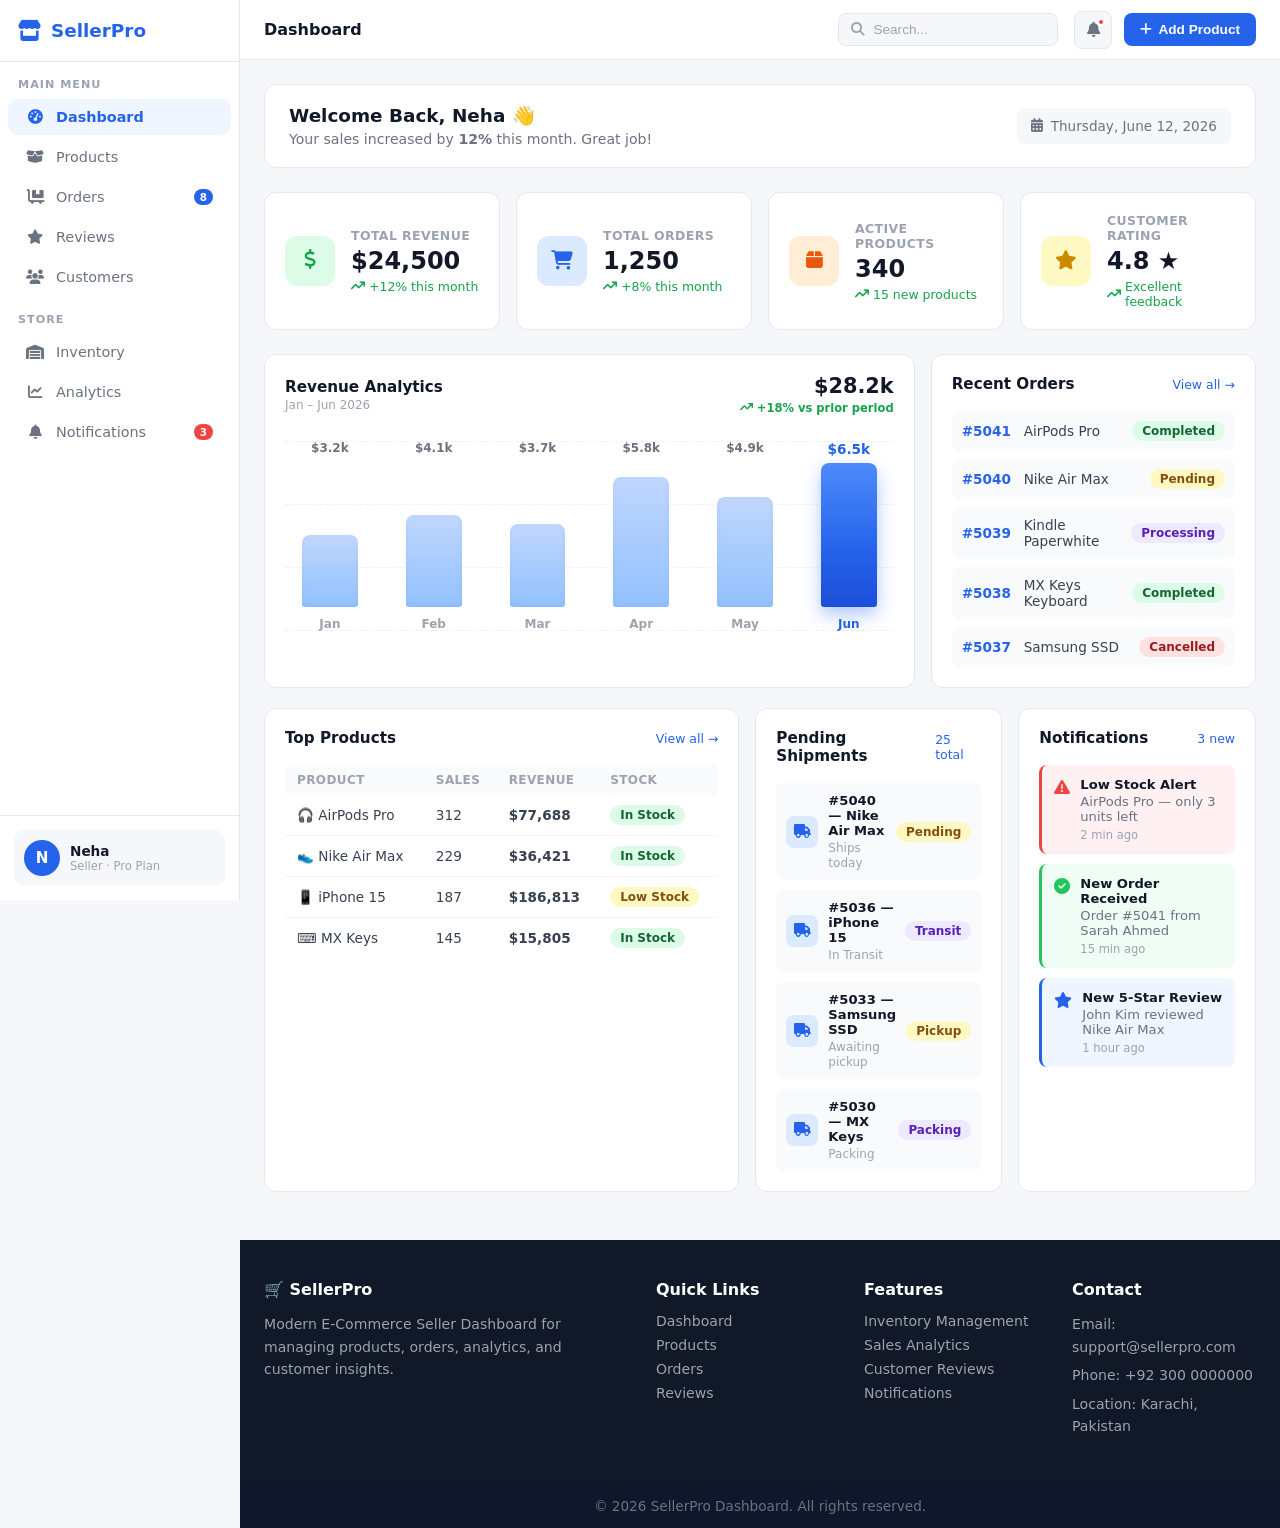
<file: index.html>
<!DOCTYPE html>
<html lang="en">
<head>
    <meta charset="UTF-8">
    <meta name="viewport" content="width=device-width, initial-scale=1.0">
    <title>SellerPro - Dashboard</title>
    <link rel="stylesheet" href="style.css">
    <link rel="stylesheet" href="https://cdnjs.cloudflare.com/ajax/libs/font-awesome/6.5.1/css/all.min.css">
</head>
<body>

    <aside class="sidebar" id="sidebar">
        <div class="sidebar-logo">
            <i class="fa-solid fa-store"></i>
            <span>SellerPro</span>
        </div>

        <div class="sidebar-section">Main Menu</div>

        <a href="index.html" class="nav-item active">
            <i class="fa-solid fa-gauge-high"></i>
            Dashboard
        </a>
        <a href="Product.html" class="nav-item">
            <i class="fa-solid fa-box-open"></i>
            Products
        </a>
        <a href="Order.html" class="nav-item">
            <i class="fa-solid fa-cart-flatbed"></i>
            Orders
            <span class="nav-badge">8</span>
        </a>
        <a href="Review.html" class="nav-item">
            <i class="fa-solid fa-star"></i>
            Reviews
        </a>
        <a href="Customer.html" class="nav-item">
            <i class="fa-solid fa-users"></i>
            Customers
        </a>

        <div class="sidebar-section">Store</div>

        <a href="#" class="nav-item">
            <i class="fa-solid fa-warehouse"></i>
            Inventory
        </a>
        <a href="#" class="nav-item">
            <i class="fa-solid fa-chart-line"></i>
            Analytics
        </a>
        <a href="#" class="nav-item">
            <i class="fa-solid fa-bell"></i>
            Notifications
            <span class="nav-badge red">3</span>
        </a>

        <div class="sidebar-bottom">
            <div class="user-card">
                <div class="user-avatar">N</div>
                <div>
                    <div class="user-name">Neha </div>
                    <div class="user-role">Seller · Pro Plan</div>
                </div>
            </div>
        </div>
    </aside>

    <div class="main-wrapper">

        <header class="topbar">
            <button class="hamburger" id="hamburger">
                <i class="fa-solid fa-bars"></i>
            </button>
            <div class="topbar-title">Dashboard</div>
            <div class="topbar-search">
                <i class="fa-solid fa-magnifying-glass"></i>
                <input type="text" placeholder="Search...">
            </div>
            <div class="topbar-right">
                <div class="notif-btn" id="notifBtn">
                    <i class="fa-solid fa-bell"></i>
                    <span class="notif-dot"></span>
                    <div class="notif-dropdown">
                        <p><i class="fa-solid fa-circle-dot" style="color:#ef4444"></i> New Order Received</p>
                        <p><i class="fa-solid fa-circle-dot" style="color:#f97316"></i> Low Stock Alert</p>
                        <p><i class="fa-solid fa-circle-dot" style="color:#2563eb"></i> New Customer Review</p>
                    </div>
                </div>
                <button class="add-btn" onclick="alert('No Products to add yet!')">
                    <i class="fa-solid fa-plus"></i> Add Product
                </button>
            </div>
        </header>

        <main class="page-content">

            <div class="welcome-banner">
                <div>
                    <h2>Welcome Back, Neha 👋</h2>
                    <p>Your sales increased by <strong>12%</strong> this month. Great job!</p>
                </div>
                <div class="welcome-date">
                    <i class="fa-solid fa-calendar-days"></i>
                    Thursday, June 12, 2026
                </div>
            </div>

            <div class="stats-grid">

                <div class="stat-card">
                    <div class="stat-icon green">
                        <i class="fa-solid fa-dollar-sign"></i>
                    </div>
                    <div class="stat-info">
                        <p>Total Revenue</p>
                        <h2>$24,500</h2>
                        <span class="stat-change up">
                            <i class="fa-solid fa-arrow-trend-up"></i> +12% this month
                        </span>
                    </div>
                </div>

                <div class="stat-card">
                    <div class="stat-icon blue">
                        <i class="fa-solid fa-cart-shopping"></i>
                    </div>
                    <div class="stat-info">
                        <p>Total Orders</p>
                        <h2>1,250</h2>
                        <span class="stat-change up">
                            <i class="fa-solid fa-arrow-trend-up"></i> +8% this month
                        </span>
                    </div>
                </div>

                <div class="stat-card">
                    <div class="stat-icon orange">
                        <i class="fa-solid fa-box"></i>
                    </div>
                    <div class="stat-info">
                        <p>Active Products</p>
                        <h2>340</h2>
                        <span class="stat-change up">
                            <i class="fa-solid fa-arrow-trend-up"></i> 15 new products
                        </span>
                    </div>
                </div>

                <div class="stat-card">
                    <div class="stat-icon yellow">
                        <i class="fa-solid fa-star"></i>
                    </div>
                    <div class="stat-info">
                        <p>Customer Rating</p>
                        <h2>4.8 ★</h2>
                        <span class="stat-change up">
                            <i class="fa-solid fa-arrow-trend-up"></i> Excellent feedback
                        </span>
                    </div>
                </div>

            </div>

            <div class="mid-grid">

                <div class="panel chart-panel">
                    <div class="panel-header">
                        <div>
                            <h3>Revenue Analytics</h3>
                            <span class="panel-sub">Jan – Jun 2026</span>
                        </div>
                        <div class="chart-total">
                            <span class="chart-total-value">$28.2k</span>
                            <span class="chart-total-label">
                                <i class="fa-solid fa-arrow-trend-up"></i> +18% vs prior period
                            </span>
                        </div>
                    </div>

                    <div class="revenue-chart">
                        <div class="chart-grid-lines">
                            <span></span><span></span><span></span><span></span>
                        </div>

                        <div class="bar-chart" id="revenueBarChart">
                            <div class="bar-col">
                                <span class="bar-value">$3.2k</span>
                                <div class="bar-wrap"><div class="bar" data-height="49"></div></div>
                                <span class="bar-label">Jan</span>
                            </div>
                            <div class="bar-col">
                                <span class="bar-value">$4.1k</span>
                                <div class="bar-wrap"><div class="bar" data-height="63"></div></div>
                                <span class="bar-label">Feb</span>
                            </div>
                            <div class="bar-col">
                                <span class="bar-value">$3.7k</span>
                                <div class="bar-wrap"><div class="bar" data-height="57"></div></div>
                                <span class="bar-label">Mar</span>
                            </div>
                            <div class="bar-col">
                                <span class="bar-value">$5.8k</span>
                                <div class="bar-wrap"><div class="bar" data-height="89"></div></div>
                                <span class="bar-label">Apr</span>
                            </div>
                            <div class="bar-col">
                                <span class="bar-value">$4.9k</span>
                                <div class="bar-wrap"><div class="bar" data-height="75"></div></div>
                                <span class="bar-label">May</span>
                            </div>
                            <div class="bar-col peak">
                                <span class="bar-value">$6.5k</span>
                                <div class="bar-wrap"><div class="bar active" data-height="100"></div></div>
                                <span class="bar-label">Jun</span>
                            </div>
                        </div>
                    </div>
                </div>

                <div class="panel">
                    <div class="panel-header">
                        <h3>Recent Orders</h3>
                        <a href="Order.html" class="panel-link">View all →</a>
                    </div>
                    <div class="order-list">
                        <div class="order-row">
                            <div class="order-id">#5041</div>
                            <div class="order-name">AirPods Pro</div>
                            <span class="badge completed">Completed</span>
                        </div>
                        <div class="order-row">
                            <div class="order-id">#5040</div>
                            <div class="order-name">Nike Air Max</div>
                            <span class="badge pending">Pending</span>
                        </div>
                        <div class="order-row">
                            <div class="order-id">#5039</div>
                            <div class="order-name">Kindle Paperwhite</div>
                            <span class="badge processing">Processing</span>
                        </div>
                        <div class="order-row">
                            <div class="order-id">#5038</div>
                            <div class="order-name">MX Keys Keyboard</div>
                            <span class="badge completed">Completed</span>
                        </div>
                        <div class="order-row">
                            <div class="order-id">#5037</div>
                            <div class="order-name">Samsung SSD</div>
                            <span class="badge cancelled">Cancelled</span>
                        </div>
                    </div>
                </div>

            </div>

            <div class="bottom-grid">

                <div class="panel">
                    <div class="panel-header">
                        <h3>Top Products</h3>
                        <a href="Product.html" class="panel-link">View all →</a>
                    </div>
                    <table class="simple-table">
                        <thead>
                            <tr>
                                <th>Product</th>
                                <th>Sales</th>
                                <th>Revenue</th>
                                <th>Stock</th>
                            </tr>
                        </thead>
                        <tbody>
                            <tr>
                                <td>🎧 AirPods Pro</td>
                                <td>312</td>
                                <td class="green-text">$77,688</td>
                                <td><span class="badge completed">In Stock</span></td>
                            </tr>
                            <tr>
                                <td>👟 Nike Air Max</td>
                                <td>229</td>
                                <td class="green-text">$36,421</td>
                                <td><span class="badge completed">In Stock</span></td>
                            </tr>
                            <tr>
                                <td>📱 iPhone 15</td>
                                <td>187</td>
                                <td class="green-text">$186,813</td>
                                <td><span class="badge pending">Low Stock</span></td>
                            </tr>
                            <tr>
                                <td>⌨️ MX Keys</td>
                                <td>145</td>
                                <td class="green-text">$15,805</td>
                                <td><span class="badge completed">In Stock</span></td>
                            </tr>
                        </tbody>
                    </table>
                </div>

                <!-- Pending Shipments -->
                <div class="panel">
                    <div class="panel-header">
                        <h3>Pending Shipments</h3>
                        <span class="panel-link">25 total</span>
                    </div>
                    <div class="shipment-list">
                        <div class="shipment-row">
                            <div class="shipment-icon"><i class="fa-solid fa-truck"></i></div>
                            <div class="shipment-info">
                                <strong>#5040 — Nike Air Max</strong>
                                <span>Ships today</span>
                            </div>
                            <span class="badge pending">Pending</span>
                        </div>
                        <div class="shipment-row">
                            <div class="shipment-icon"><i class="fa-solid fa-truck"></i></div>
                            <div class="shipment-info">
                                <strong>#5036 — iPhone 15</strong>
                                <span>In Transit</span>
                            </div>
                            <span class="badge processing">Transit</span>
                        </div>
                        <div class="shipment-row">
                            <div class="shipment-icon"><i class="fa-solid fa-truck"></i></div>
                            <div class="shipment-info">
                                <strong>#5033 — Samsung SSD</strong>
                                <span>Awaiting pickup</span>
                            </div>
                            <span class="badge pending">Pickup</span>
                        </div>
                        <div class="shipment-row">
                            <div class="shipment-icon"><i class="fa-solid fa-truck"></i></div>
                            <div class="shipment-info">
                                <strong>#5030 — MX Keys</strong>
                                <span>Packing</span>
                            </div>
                            <span class="badge processing">Packing</span>
                        </div>
                    </div>
                </div>

                <!-- Notifications -->
                <div class="panel">
                    <div class="panel-header">
                        <h3>Notifications</h3>
                        <span class="panel-link">3 new</span>
                    </div>
                    <div class="notif-list">
                        <div class="notif-item danger">
                            <i class="fa-solid fa-triangle-exclamation"></i>
                            <div>
                                <strong>Low Stock Alert</strong>
                                <p>AirPods Pro — only 3 units left</p>
                                <small>2 min ago</small>
                            </div>
                        </div>
                        <div class="notif-item success">
                            <i class="fa-solid fa-circle-check"></i>
                            <div>
                                <strong>New Order Received</strong>
                                <p>Order #5041 from Sarah Ahmed</p>
                                <small>15 min ago</small>
                            </div>
                        </div>
                        <div class="notif-item info">
                            <i class="fa-solid fa-star"></i>
                            <div>
                                <strong>New 5-Star Review</strong>
                                <p>John Kim reviewed Nike Air Max</p>
                                <small>1 hour ago</small>
                            </div>
                        </div>
                    </div>
                </div>

            </div>

        </main>

        <!-- FOOTER -->
        <footer class="footer">
            <div class="footer-col">
                <h2>🛒 SellerPro</h2>
                <p>Modern E-Commerce Seller Dashboard for managing products, orders, analytics, and customer insights.</p>
            </div>
            <div class="footer-col">
                <h3>Quick Links</h3>
                <a href="index.html">Dashboard</a>
                <a href="Product.html">Products</a>
                <a href="Order.html">Orders</a>
                <a href="Review.html">Reviews</a>
            </div>
            <div class="footer-col">
                <h3>Features</h3>
                <a href="#">Inventory Management</a>
                <a href="#">Sales Analytics</a>
                <a href="#">Customer Reviews</a>
                <a href="#">Notifications</a>
            </div>
            <div class="footer-col">
                <h3>Contact</h3>
                <p>Email: support@sellerpro.com</p>
                <p>Phone: +92 300 0000000</p>
                <p>Location: Karachi, Pakistan</p>
            </div>
        </footer>
        <div class="footer-bottom">
            <p>© 2026 SellerPro Dashboard. All rights reserved.</p>
        </div>

    </div>

    <script src="script.js"></script>
    <script>
        // Animate revenue bars growing in from 0, and keep them keyboard/hover friendly.
        // Safe to keep even if script.js already handles other bar charts elsewhere.
        document.addEventListener('DOMContentLoaded', function () {
            var bars = document.querySelectorAll('#revenueBarChart .bar');
            bars.forEach(function (bar, i) {
                var target = bar.getAttribute('data-height') + '%';
                setTimeout(function () {
                    bar.style.height = target;
                }, 120 * i);
            });
        });
    </script>
</body>
</html>
</file>
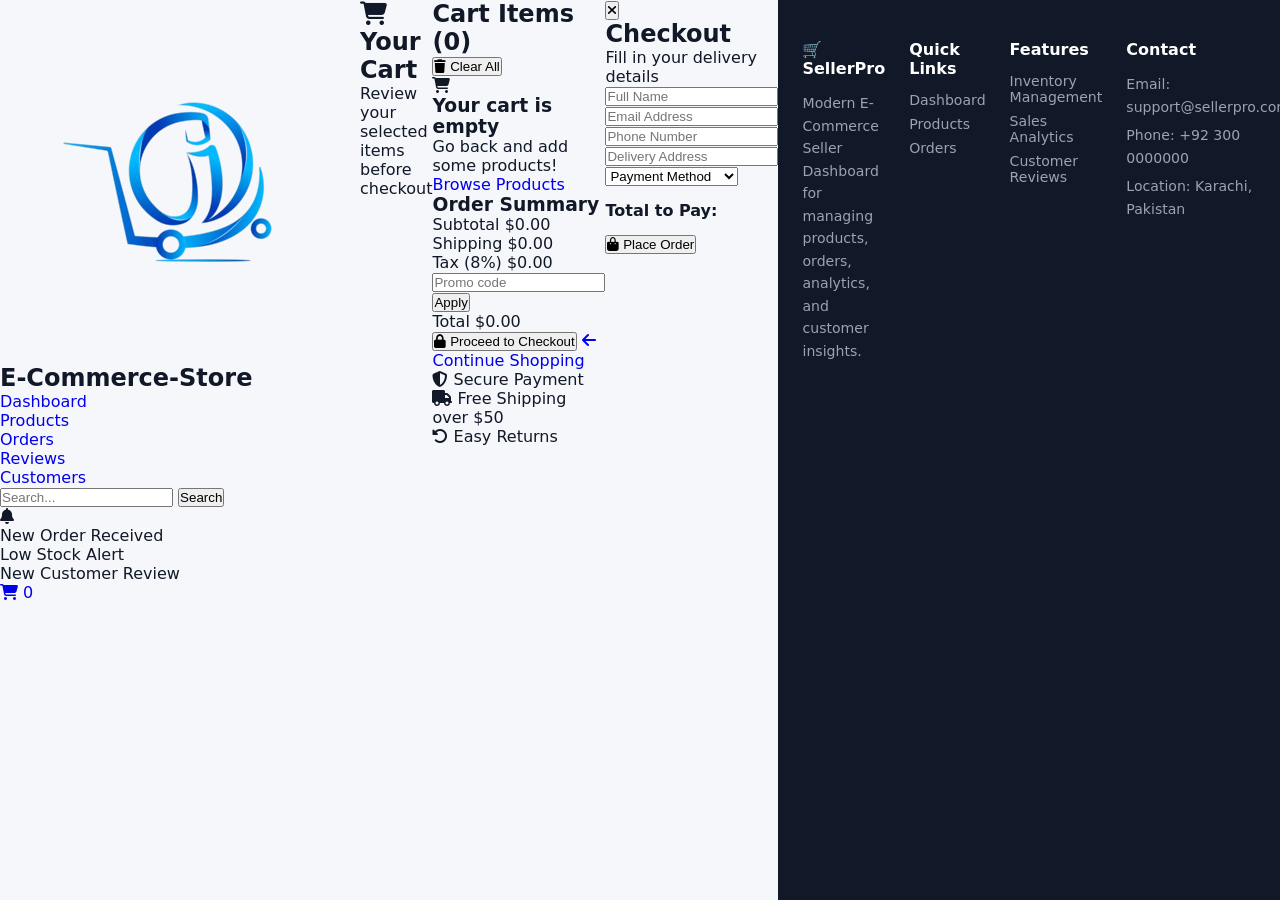
<file: cart.html>
<!DOCTYPE html>
<html lang="en">
<head>
    <meta charset="UTF-8">
    <meta name="viewport" content="width=device-width, initial-scale=1.0">
    <title>Cart | SellerPro</title>
    <link href="style.css" rel="stylesheet">
    <link rel="stylesheet" href="https://cdnjs.cloudflare.com/ajax/libs/font-awesome/6.5.1/css/all.min.css">
</head>
<body>

    <!-- NAVBAR -->
    <nav class="navbar">
        <div class="logo">
            <img src="Logo-removebg-preview - Copy.png" alt="Logo">
            <h1>E-Commerce-Store</h1>
        </div>
        <div class="nav">
            <ul>
                <li><a href="index.html">Dashboard</a></li>
                <li><a href="Product.html">Products</a></li>
                <li><a href="Order.html">Orders</a></li>
                <li><a href="Review.html">Reviews</a></li>
                <li><a href="Customer.html">Customers</a></li>
            </ul>
        </div>
        <div class="hamburger"><i class="fa-solid fa-bars"></i></div>
        <div class="nav-right">
            <div class="search">
                <input type="text" placeholder="Search...">
                <button>Search</button>
            </div>
            <div class="notification">
                <i class="fa-solid fa-bell"></i>
                <div class="notification-box">
                    <p>New Order Received</p>
                    <p>Low Stock Alert</p>
                    <p>New Customer Review</p>
                </div>
            </div>
            <a href="cart.html" class="cart-icon-nav">
                <i class="fa-solid fa-cart-shopping"></i>
                <span class="cart-count" id="cartCount">0</span>
            </a>
        </div>
    </nav>

    <!-- CART HERO -->
    <section class="cart-hero">
        <h1><i class="fa-solid fa-cart-shopping"></i> Your Cart</h1>
        <p>Review your selected items before checkout</p>
    </section>

    <!-- CART CONTENT -->
    <section class="cart-section">

        <!-- LEFT: Cart Items -->
        <div class="cart-items-col">

            <div class="cart-header">
                <h2>Cart Items (<span id="itemCount">0</span>)</h2>
                <button class="clear-btn" id="clearCart">
                    <i class="fa-solid fa-trash"></i> Clear All
                </button>
            </div>

            <!-- Empty State -->
            <div class="empty-cart" id="emptyCart">
                <i class="fa-solid fa-cart-shopping"></i>
                <h3>Your cart is empty</h3>
                <p>Go back and add some products!</p>
                <a href="Product.html" class="shop-btn">Browse Products</a>
            </div>

            <!-- Cart Items List -->
            <div id="cartItemsList"></div>

        </div>

        <!-- RIGHT: Order Summary -->
        <div class="cart-summary-col">

            <div class="summary-card">
                <h3>Order Summary</h3>

                <div class="summary-row">
                    <span>Subtotal</span>
                    <span id="subtotal">$0.00</span>
                </div>
                <div class="summary-row">
                    <span>Shipping</span>
                    <span id="shipping">$0.00</span>
                </div>
                <div class="summary-row">
                    <span>Tax (8%)</span>
                    <span id="tax">$0.00</span>
                </div>

                <!-- Promo Code -->
                <div class="promo-row">
                    <input type="text" id="promoInput" placeholder="Promo code">
                    <button id="promoBtn">Apply</button>
                </div>
                <div id="promoMsg"></div>

                <div class="summary-divider"></div>

                <div class="summary-row total-row">
                    <span>Total</span>
                    <span id="grandTotal">$0.00</span>
                </div>

                <button class="checkout-btn" id="checkoutBtn">
                    <i class="fa-solid fa-lock"></i> Proceed to Checkout
                </button>

                <a href="Product.html" class="continue-btn">
                    <i class="fa-solid fa-arrow-left"></i> Continue Shopping
                </a>

                <!-- Trust Badges -->
                <div class="trust-badges">
                    <div class="badge-item">
                        <i class="fa-solid fa-shield-halved"></i>
                        <span>Secure Payment</span>
                    </div>
                    <div class="badge-item">
                        <i class="fa-solid fa-truck"></i>
                        <span>Free Shipping over $50</span>
                    </div>
                    <div class="badge-item">
                        <i class="fa-solid fa-rotate-left"></i>
                        <span>Easy Returns</span>
                    </div>
                </div>
            </div>

        </div>

    </section>

    <!-- CHECKOUT MODAL -->
    <div class="modal-overlay" id="checkoutModal">
        <div class="checkout-modal">
            <button class="modal-close" id="closeCheckout">
                <i class="fa-solid fa-xmark"></i>
            </button>
            <div class="checkout-success" id="checkoutSuccess" style="display:none;">
                <div class="success-icon">
                    <i class="fa-solid fa-check"></i>
                </div>
                <h2>Order Placed!</h2>
                <p>Your order has been placed successfully.</p>
                <p id="orderNumber"></p>
                <a href="Product.html" class="shop-btn" style="margin-top:20px; display:inline-block;">
                    Continue Shopping
                </a>
            </div>
            <div id="checkoutForm">
                <h2>Checkout</h2>
                <p class="auth-sub">Fill in your delivery details</p>

                <input type="text" placeholder="Full Name" id="checkName">
                <input type="email" placeholder="Email Address" id="checkEmail">
                <input type="text" placeholder="Phone Number" id="checkPhone">
                <input type="text" placeholder="Delivery Address" id="checkAddress">

                <select id="checkPayment">
                    <option value="">Payment Method</option>
                    <option value="card">Credit / Debit Card</option>
                    <option value="cod">Cash on Delivery</option>
                    <option value="easypaisa">Easypaisa</option>
                    <option value="jazzcash">JazzCash</option>
                </select>

                <div class="summary-row" style="margin-top:15px;">
                    <span style="font-weight:600;">Total to Pay:</span>
                    <span id="modalTotal" style="font-weight:700; color:#2563eb;"></span>
                </div>

                <button class="checkout-btn" id="placeOrderBtn" style="margin-top:15px;">
                    <i class="fa-solid fa-bag-shopping"></i> Place Order
                </button>
            </div>
        </div>
    </div>

    <!-- TOAST -->
    <div class="toast" id="toast"></div>

    <footer class="footer">
        <div class="footer-col brand">
            <h2>🛒 SellerPro</h2>
            <p>Modern E-Commerce Seller Dashboard for managing products, orders, analytics, and customer insights.</p>
        </div>
        <div class="footer-col">
            <h3>Quick Links</h3>
            <a href="index.html">Dashboard</a>
            <a href="Product.html">Products</a>
            <a href="Order.html">Orders</a>
        </div>
        <div class="footer-col">
            <h3>Features</h3>
            <a href="#">Inventory Management</a>
            <a href="#">Sales Analytics</a>
            <a href="#">Customer Reviews</a>
        </div>
        <div class="footer-col">
            <h3>Contact</h3>
            <p>Email: support@sellerpro.com</p>
            <p>Phone: +92 300 0000000</p>
            <p>Location: Karachi, Pakistan</p>
        </div>
    </footer>
    <div class="footer-bottom">
        <p>© 2026 SellerPro Dashboard. All rights reserved.</p>
    </div>

<script src="cart.js"></script>
</body>
</html>
</file>
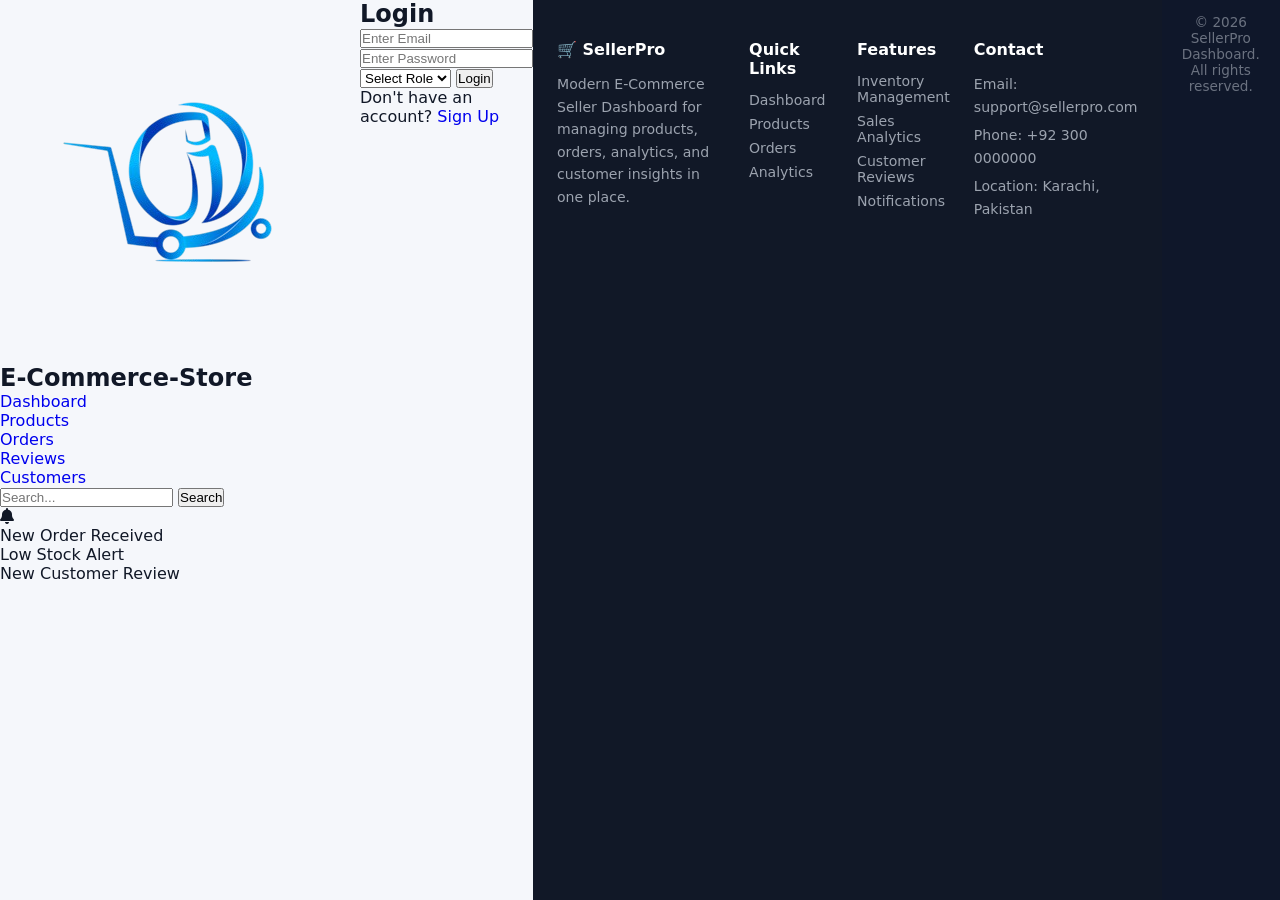
<file: Login.html>
<!DOCTYPE html>
<html lang="en">
<head>
    <meta charset="UTF-8">
    <meta name="viewport" content="width=device-width, initial-scale=1.0">
    <title>Document</title>
    <link href="style.css" rel="stylesheet">
    <link rel="stylesheet"
href="https://cdnjs.cloudflare.com/ajax/libs/font-awesome/6.5.1/css/all.min.css">
</head>
<body>
 <nav class="navbar">
        <div class="logo">
            <img src="Logo-removebg-preview - Copy.png" alt="Logo">
            <h1>E-Commerce-Store</h1>
            
        </div>
        <div class="nav">
            <ul>
                <li><a href="index.html">Dashboard</a></li>
                <li><a href="Product.html">Products</a></li>
                <li><a href="Order.html">Orders</a></li>
                <li><a href="Review.html">Reviews</a></li>
                <li><a href="Customer.html">Customers</a></li>
     </ul>
        </div>
        <div class="hamburger">
    <i class="fa-solid fa-bars"></i>
</div>
        <div class="nav-right">
            <div class="search">
            <input type="text" placeholder="Search...">
            <button>Search</button>
        </div>
    <div class="notification">

    <i class="fa-solid fa-bell"></i>

    <div class="notification-box">

        <p>New Order Received</p>
        <p>Low Stock Alert</p>
        <p>New Customer Review</p>

    </div>

</div>
  
        </div>
    </nav>

<section class="auth-container">

    <div class="auth-card">

        <h1>Login</h1>

        <input type="email"
               id="email"
               placeholder="Enter Email">

        <input type="password"
               id="password"
               placeholder="Enter Password">

        <select id="role">
            <option value="">Select Role</option>
            <option value="buyer">Buyer</option>
            <option value="seller">Seller</option>
            <option value="admin">Admin</option>
        </select>

        <button id="loginBtn">
            Login
        </button>

        <p>
            Don't have an account?
            <a href="signup.html">Sign Up</a>
        </p>

    </div>

</section>

     <footer class="footer">

    <!-- Brand Section -->
    <div class="footer-col brand">
        <h2>🛒 SellerPro</h2>
        <p>Modern E-Commerce Seller Dashboard for managing products, orders, analytics, and customer insights in one place.</p>
    </div>

    <!-- Quick Links -->
    <div class="footer-col">
        <h3>Quick Links</h3>
        <a href="#">Dashboard</a>
        <a href="#">Products</a>
        <a href="#">Orders</a>
        <a href="#">Analytics</a>
    </div>

    <!-- Features -->
    <div class="footer-col">
        <h3>Features</h3>
        <a href="#">Inventory Management</a>
        <a href="#">Sales Analytics</a>
        <a href="#">Customer Reviews</a>
        <a href="#">Notifications</a>
    </div>

    <!-- Contact -->
    <div class="footer-col">
        <h3>Contact</h3>
        <p>Email: support@sellerpro.com</p>
        <p>Phone: +92 300 0000000</p>
        <p>Location: Karachi, Pakistan</p>
    </div>

</footer>

<!-- Bottom Bar -->
<div class="footer-bottom">
    <p>© 2026 SellerPro Dashboard. All rights reserved.</p>
</div>
    
</body>
</html>

<script src="script.js"></script>
</file>
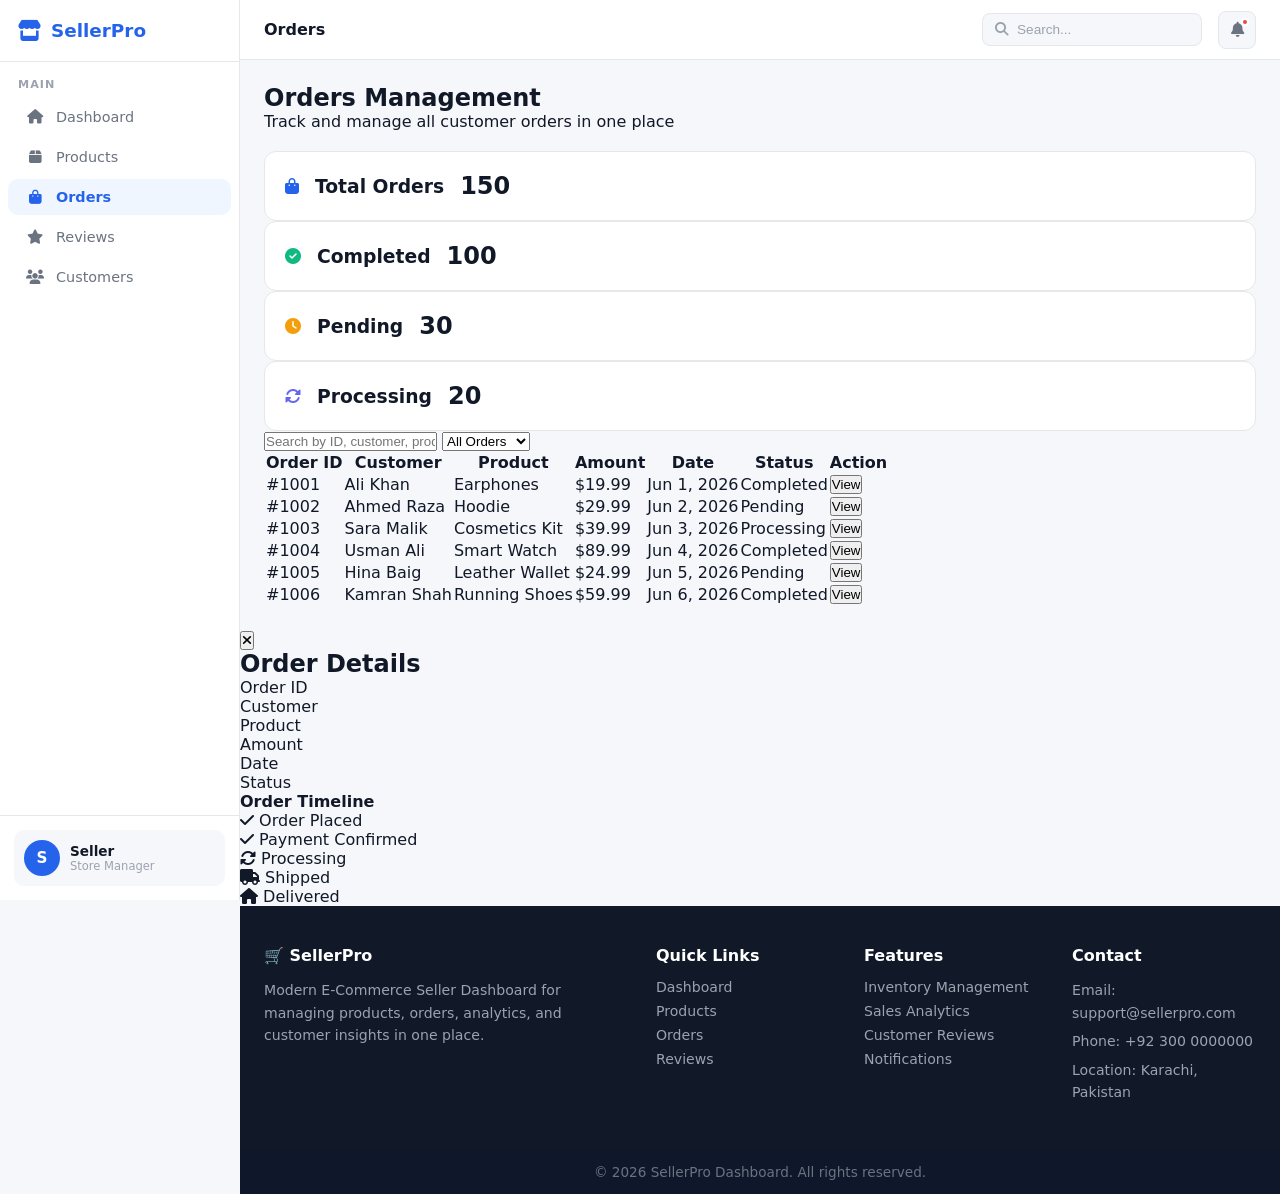
<file: Order.html>
<!DOCTYPE html>
<html lang="en">
<head>
    <meta charset="UTF-8">
    <meta name="viewport" content="width=device-width, initial-scale=1.0">
    <title>Orders | SellerPro</title>
    <link href="style.css" rel="stylesheet">
    <link rel="stylesheet" href="https://cdnjs.cloudflare.com/ajax/libs/font-awesome/6.5.1/css/all.min.css">
</head>
<body>

<!-- ========================
     SIDEBAR
======================== -->
<aside class="sidebar" id="sidebar">

    <div class="sidebar-logo">
        <i class="fa-solid fa-store"></i>
        SellerPro
    </div>

    <div class="sidebar-section">Main</div>

    <a href="index.html" class="nav-item">
        <i class="fa-solid fa-house"></i>
        Dashboard
    </a>

    <a href="Product.html" class="nav-item">
        <i class="fa-solid fa-box"></i>
        Products
    </a>

    <a href="Order.html" class="nav-item active">
        <i class="fa-solid fa-bag-shopping"></i>
        Orders
    </a>

    <a href="Review.html" class="nav-item">
        <i class="fa-solid fa-star"></i>
        Reviews
    </a>

    <a href="Customer.html" class="nav-item">
        <i class="fa-solid fa-users"></i>
        Customers
    </a>

    <div class="sidebar-bottom">
        <div class="user-card">
            <div class="user-avatar">S</div>
            <div>
                <div class="user-name">Seller</div>
                <div class="user-role">Store Manager</div>
            </div>
        </div>
    </div>

</aside>

<!-- ========================
     MAIN WRAPPER
======================== -->
<div class="main-wrapper">

    <!-- TOPBAR -->
    <div class="topbar">
        <button class="hamburger" id="hamburger">
            <i class="fa-solid fa-bars"></i>
        </button>
        <span class="topbar-title">Orders</span>

        <div class="topbar-search">
            <i class="fa-solid fa-magnifying-glass"></i>
            <input type="text" placeholder="Search...">
        </div>

        <div class="topbar-right">
            <div class="notif-btn" id="notifBtn">
                <i class="fa-solid fa-bell"></i>
                <span class="notif-dot"></span>
                <div class="notif-dropdown">
                    <p><i class="fa-solid fa-circle-dot" style="color:#2563eb"></i> New Order Received</p>
                    <p><i class="fa-solid fa-circle-dot" style="color:#ef4444"></i> Low Stock Alert</p>
                    <p><i class="fa-solid fa-circle-dot" style="color:#22c55e"></i> New Customer Review</p>
                </div>
            </div>
        </div>
    </div>

    <!-- PAGE CONTENT -->
    <div class="page-content">

        <!-- HERO -->
        <section class="order-hero" style="border-radius:12px; margin-bottom:20px;">
            <div>
                <h1>Orders Management</h1>
                <p>Track and manage all customer orders in one place</p>
            </div>
        </section>

        <!-- STAT CARDS -->
        <div class="order-stats">
            <div class="stat-card">
                <i class="fa-solid fa-bag-shopping" style="color:#2563eb;"></i>
                <h3>Total Orders</h3>
                <h2>150</h2>
            </div>
            <div class="stat-card">
                <i class="fa-solid fa-circle-check" style="color:#10b981;"></i>
                <h3>Completed</h3>
                <h2>100</h2>
            </div>
            <div class="stat-card">
                <i class="fa-solid fa-clock" style="color:#f59e0b;"></i>
                <h3>Pending</h3>
                <h2>30</h2>
            </div>
            <div class="stat-card">
                <i class="fa-solid fa-rotate" style="color:#6366f1;"></i>
                <h3>Processing</h3>
                <h2>20</h2>
            </div>
        </div>

        <!-- CONTROLS -->
        <div class="order-controls">
            <input type="text" id="orderSearch" placeholder="Search by ID, customer, product...">
            <select id="statusFilter">
                <option value="all">All Orders</option>
                <option value="completed">Completed</option>
                <option value="pending">Pending</option>
                <option value="processing">Processing</option>
            </select>
        </div>

        <!-- TABLE -->
        <div class="table-container">
            <table>
                <thead>
                    <tr>
                        <th>Order ID</th>
                        <th>Customer</th>
                        <th>Product</th>
                        <th>Amount</th>
                        <th>Date</th>
                        <th>Status</th>
                        <th>Action</th>
                    </tr>
                </thead>
                <tbody id="orderTable">
                    <tr data-status="completed">
                        <td>#1001</td><td>Ali Khan</td><td>Earphones</td>
                        <td>$19.99</td><td>Jun 1, 2026</td>
                        <td><span class="status-badge completed-badge">Completed</span></td>
                        <td><button class="view-btn">View</button></td>
                    </tr>
                    <tr data-status="pending">
                        <td>#1002</td><td>Ahmed Raza</td><td>Hoodie</td>
                        <td>$29.99</td><td>Jun 2, 2026</td>
                        <td><span class="status-badge pending-badge">Pending</span></td>
                        <td><button class="view-btn">View</button></td>
                    </tr>
                    <tr data-status="processing">
                        <td>#1003</td><td>Sara Malik</td><td>Cosmetics Kit</td>
                        <td>$39.99</td><td>Jun 3, 2026</td>
                        <td><span class="status-badge processing-badge">Processing</span></td>
                        <td><button class="view-btn">View</button></td>
                    </tr>
                    <tr data-status="completed">
                        <td>#1004</td><td>Usman Ali</td><td>Smart Watch</td>
                        <td>$89.99</td><td>Jun 4, 2026</td>
                        <td><span class="status-badge completed-badge">Completed</span></td>
                        <td><button class="view-btn">View</button></td>
                    </tr>
                    <tr data-status="pending">
                        <td>#1005</td><td>Hina Baig</td><td>Leather Wallet</td>
                        <td>$24.99</td><td>Jun 5, 2026</td>
                        <td><span class="status-badge pending-badge">Pending</span></td>
                        <td><button class="view-btn">View</button></td>
                    </tr>
                    <tr data-status="completed">
                        <td>#1006</td><td>Kamran Shah</td><td>Running Shoes</td>
                        <td>$59.99</td><td>Jun 6, 2026</td>
                        <td><span class="status-badge completed-badge">Completed</span></td>
                        <td><button class="view-btn">View</button></td>
                    </tr>
                </tbody>
            </table>
        </div>

    </div>
    <!-- end page-content -->

    <!-- ORDER DETAIL MODAL -->
    <div class="modal-overlay" id="orderModal">
        <div class="order-detail-modal">
            <button class="modal-close" id="closeOrderModal">
                <i class="fa-solid fa-xmark"></i>
            </button>
            <h2>Order Details</h2>
            <div class="order-detail-grid">
                <div class="detail-row"><span>Order ID</span><strong id="d-id"></strong></div>
                <div class="detail-row"><span>Customer</span><strong id="d-customer"></strong></div>
                <div class="detail-row"><span>Product</span><strong id="d-product"></strong></div>
                <div class="detail-row"><span>Amount</span><strong id="d-amount"></strong></div>
                <div class="detail-row"><span>Date</span><strong id="d-date"></strong></div>
                <div class="detail-row"><span>Status</span><strong id="d-status"></strong></div>
            </div>
            <div class="order-timeline">
                <h4>Order Timeline</h4>
                <div class="timeline-item done"><i class="fa-solid fa-check"></i> Order Placed</div>
                <div class="timeline-item done"><i class="fa-solid fa-check"></i> Payment Confirmed</div>
                <div class="timeline-item active"><i class="fa-solid fa-rotate"></i> Processing</div>
                <div class="timeline-item"><i class="fa-solid fa-truck"></i> Shipped</div>
                <div class="timeline-item"><i class="fa-solid fa-house"></i> Delivered</div>
            </div>
        </div>
    </div>

    <div class="toast" id="toast"></div>

    <!-- FOOTER -->
    <footer class="footer">
        <div class="footer-col brand">
            <h2>🛒 SellerPro</h2>
            <p>Modern E-Commerce Seller Dashboard for managing products, orders, analytics, and customer insights in one place.</p>
        </div>
        <div class="footer-col">
            <h3>Quick Links</h3>
            <a href="index.html">Dashboard</a>
            <a href="Product.html">Products</a>
            <a href="Order.html">Orders</a>
            <a href="Review.html">Reviews</a>
        </div>
        <div class="footer-col">
            <h3>Features</h3>
            <a href="#">Inventory Management</a>
            <a href="#">Sales Analytics</a>
            <a href="#">Customer Reviews</a>
            <a href="#">Notifications</a>
        </div>
        <div class="footer-col">
            <h3>Contact</h3>
            <p>Email: support@sellerpro.com</p>
            <p>Phone: +92 300 0000000</p>
            <p>Location: Karachi, Pakistan</p>
        </div>
    </footer>
    <div class="footer-bottom">
        <p>© 2026 SellerPro Dashboard. All rights reserved.</p>
    </div>

</div>
<!-- end main-wrapper -->

<script src="order.js"></script>
</body>
</html>
</file>
<file: style.css>
*{
    margin: 0;
    padding: 0;
    box-sizing: border-box;
}

/* ===========================
   RESET & BASE
=========================== */
* {
    margin: 0;
    padding: 0;
    box-sizing: border-box;
}

body {
    font-family: 'Segoe UI', system-ui, sans-serif;
    background: #f5f7fb;
    color: #111827;
    display: flex;
    min-height: 100vh;
}

a {
    text-decoration: none;
}

/* ===========================
   SIDEBAR
=========================== */
.sidebar {
    width: 240px;
    background: white;
    border-right: 1px solid #e5e7eb;
    display: flex;
    flex-direction: column;
    position: fixed;
    top: 0;
    left: 0;
    bottom: 0;
    z-index: 200;
    transition: transform 0.3s;
}

.sidebar-logo {
    display: flex;
    align-items: center;
    gap: 10px;
    padding: 20px 18px;
    border-bottom: 1px solid #e5e7eb;
    font-size: 1.15rem;
    font-weight: 700;
    color: #2563eb;
}

.sidebar-logo i {
    font-size: 1.3rem;
}

.sidebar-section {
    padding: 16px 18px 6px;
    font-size: 0.7rem;
    font-weight: 700;
    letter-spacing: 1px;
    text-transform: uppercase;
    color: #9ca3af;
}

.nav-item {
    display: flex;
    align-items: center;
    gap: 12px;
    padding: 10px 18px;
    margin: 2px 8px;
    border-radius: 10px;
    color: #6b7280;
    font-size: 0.9rem;
    font-weight: 500;
    transition: 0.2s;
    position: relative;
}

.nav-item i {
    width: 18px;
    text-align: center;
    font-size: 0.9rem;
}

.nav-item:hover {
    background: #f0f4ff;
    color: #2563eb;
}

.nav-item.active {
    background: #eff6ff;
    color: #2563eb;
    font-weight: 600;
}

.nav-badge {
    margin-left: auto;
    background: #2563eb;
    color: white;
    font-size: 0.65rem;
    font-weight: 700;
    padding: 2px 6px;
    border-radius: 10px;
}

.nav-badge.red {
    background: #ef4444;
}

.sidebar-bottom {
    margin-top: auto;
    padding: 14px;
    border-top: 1px solid #e5e7eb;
}

.user-card {
    display: flex;
    align-items: center;
    gap: 10px;
    padding: 10px;
    background: #f5f7fb;
    border-radius: 10px;
    cursor: pointer;
}

.user-avatar {
    width: 36px;
    height: 36px;
    background: #2563eb;
    color: white;
    border-radius: 50%;
    display: flex;
    align-items: center;
    justify-content: center;
    font-weight: 700;
    font-size: 0.95rem;
    flex-shrink: 0;
}

.user-name {
    font-size: 0.85rem;
    font-weight: 600;
    color: #111827;
}

.user-role {
    font-size: 0.72rem;
    color: #9ca3af;
}

/* ===========================
   MAIN WRAPPER
=========================== */
.main-wrapper {
    margin-left: 240px;
    flex: 1;
    display: flex;
    flex-direction: column;
    min-height: 100vh;
}

/* ===========================
   TOPBAR
=========================== */
.topbar {
    background: white;
    border-bottom: 1px solid #e5e7eb;
    padding: 0 24px;
    height: 60px;
    display: flex;
    align-items: center;
    gap: 16px;
    position: sticky;
    top: 0;
    z-index: 100;
}

.hamburger {
    display: none;
    background: none;
    border: none;
    font-size: 1.2rem;
    cursor: pointer;
    color: #374151;
}

.topbar-title {
    font-size: 1rem;
    font-weight: 700;
    color: #111827;
}

.topbar-search {
    display: flex;
    align-items: center;
    gap: 8px;
    background: #f5f7fb;
    border: 1px solid #e5e7eb;
    border-radius: 8px;
    padding: 8px 12px;
    margin-left: auto;
    width: 220px;
}

.topbar-search input {
    background: none;
    border: none;
    outline: none;
    font-size: 0.85rem;
    color: #374151;
    width: 100%;
}

.topbar-search input::placeholder {
    color: #9ca3af;
}

.topbar-search i {
    color: #9ca3af;
    font-size: 0.85rem;
}

.topbar-right {
    display: flex;
    align-items: center;
    gap: 12px;
}

/* Notification Bell */
.notif-btn {
    position: relative;
    width: 38px;
    height: 38px;
    display: flex;
    align-items: center;
    justify-content: center;
    background: #f5f7fb;
    border: 1px solid #e5e7eb;
    border-radius: 8px;
    cursor: pointer;
    color: #6b7280;
    font-size: 0.95rem;
}

.notif-dot {
    position: absolute;
    top: 6px;
    right: 6px;
    width: 8px;
    height: 8px;
    background: #ef4444;
    border-radius: 50%;
    border: 2px solid white;
}

.notif-dropdown {
    display: none;
    position: absolute;
    top: 46px;
    right: 0;
    background: white;
    border: 1px solid #e5e7eb;
    border-radius: 10px;
    width: 230px;
    padding: 8px 0;
    box-shadow: 0 8px 20px rgba(0,0,0,0.1);
    z-index: 500;
}

.notif-dropdown p {
    padding: 10px 16px;
    font-size: 0.85rem;
    color: #374151;
    border-bottom: 1px solid #f3f4f6;
    display: flex;
    align-items: center;
    gap: 8px;
}

.notif-dropdown p:last-child {
    border-bottom: none;
}

.notif-btn.open .notif-dropdown {
    display: block;
}

/* Add Product Button */
.add-btn {
    background: #2563eb;
    color: white;
    border: none;
    padding: 9px 16px;
    border-radius: 8px;
    font-size: 0.85rem;
    font-weight: 600;
    cursor: pointer;
    display: flex;
    align-items: center;
    gap: 6px;
    transition: 0.2s;
}

.add-btn:hover {
    background: #1d4ed8;
}

/* ===========================
   PAGE CONTENT
=========================== */
.page-content {
    padding: 24px;
    flex: 1;
}

/* ===========================
   WELCOME BANNER
=========================== */
.welcome-banner {
    background: white;
    border-radius: 12px;
    padding: 20px 24px;
    display: flex;
    align-items: center;
    justify-content: space-between;
    margin-bottom: 24px;
    border: 1px solid #e5e7eb;
}

.welcome-banner h2 {
    font-size: 1.15rem;
    margin-bottom: 4px;
}

.welcome-banner p {
    color: #6b7280;
    font-size: 0.88rem;
}

.welcome-date {
    display: flex;
    align-items: center;
    gap: 8px;
    color: #6b7280;
    font-size: 0.85rem;
    background: #f5f7fb;
    padding: 10px 14px;
    border-radius: 8px;
}

/* ===========================
   STAT CARDS
=========================== */
.stats-grid {
    display: grid;
    grid-template-columns: repeat(4, 1fr);
    gap: 16px;
    margin-bottom: 24px;
}

.stat-card {
    background: white;
    border: 1px solid #e5e7eb;
    border-radius: 12px;
    padding: 20px;
    display: flex;
    align-items: center;
    gap: 16px;
    transition: 0.2s;
}

.stat-card:hover {
    transform: translateY(-3px);
    box-shadow: 0 8px 20px rgba(0,0,0,0.08);
    border-color: #2563eb;
}

.stat-icon {
    width: 50px;
    height: 50px;
    border-radius: 12px;
    display: flex;
    align-items: center;
    justify-content: center;
    font-size: 1.2rem;
    flex-shrink: 0;
}

.stat-icon.green  { background: #dcfce7; color: #16a34a; }
.stat-icon.blue   { background: #dbeafe; color: #2563eb; }
.stat-icon.orange { background: #ffedd5; color: #ea580c; }
.stat-icon.yellow { background: #fef9c3; color: #ca8a04; }

.stat-info p {
    font-size: 0.78rem;
    color: #9ca3af;
    font-weight: 600;
    text-transform: uppercase;
    letter-spacing: 0.4px;
    margin-bottom: 4px;
}

.stat-info h2 {
    font-size: 1.5rem;
    font-weight: 800;
    margin-bottom: 4px;
}

.stat-change {
    font-size: 0.78rem;
    display: flex;
    align-items: center;
    gap: 4px;
}

.stat-change.up   { color: #16a34a; }
.stat-change.down { color: #ef4444; }

/* ===========================
   PANELS
=========================== */
.panel {
    background: white;
    border: 1px solid #e5e7eb;
    border-radius: 12px;
    padding: 20px;
}

.panel-header {
    display: flex;
    align-items: center;
    justify-content: space-between;
    margin-bottom: 18px;
}

.panel-header h3 {
    font-size: 0.95rem;
    font-weight: 700;
}

.panel-link {
    font-size: 0.78rem;
    color: #2563eb;
    cursor: pointer;
}

/* ===========================
   MIDDLE GRID
=========================== */
.mid-grid {
    display: grid;
    grid-template-columns: 2fr 1fr;
    gap: 16px;
    margin-bottom: 20px;
}

/* ===========================
   ORDERS LIST
=========================== */
.order-list {
    display: flex;
    flex-direction: column;
    gap: 8px;
}

.order-row {
    display: flex;
    align-items: center;
    gap: 10px;
    padding: 10px;
    background: #f9fafb;
    border-radius: 8px;
    font-size: 0.85rem;
}

.order-id {
    font-weight: 700;
    color: #2563eb;
    width: 52px;
    flex-shrink: 0;
}

.order-name {
    flex: 1;
    color: #374151;
}

/* ===========================
   STATUS BADGES
=========================== */
.badge {
    display: inline-block;
    padding: 3px 10px;
    border-radius: 20px;
    font-size: 0.75rem;
    font-weight: 600;
    white-space: nowrap;
}

.badge.completed  { background: #dcfce7; color: #166534; }
.badge.pending    { background: #fef9c3; color: #854d0e; }
.badge.processing { background: #ede9fe; color: #5b21b6; }
.badge.cancelled  { background: #fee2e2; color: #991b1b; }

/* ===========================
   BOTTOM GRID
=========================== */
.bottom-grid {
    display: grid;
    grid-template-columns: 2fr 1fr 1fr;
    gap: 16px;
    margin-bottom: 24px;
}

/* ===========================
   SIMPLE TABLE
=========================== */
.simple-table {
    width: 100%;
    border-collapse: collapse;
    font-size: 0.85rem;
}

.simple-table th {
    text-align: left;
    padding: 8px 12px;
    background: #f9fafb;
    color: #9ca3af;
    font-size: 0.75rem;
    font-weight: 700;
    text-transform: uppercase;
    letter-spacing: 0.4px;
}

.simple-table th:first-child { border-radius: 6px 0 0 6px; }
.simple-table th:last-child  { border-radius: 0 6px 6px 0; }

.simple-table td {
    padding: 10px 12px;
    border-bottom: 1px solid #f3f4f6;
    color: #374151;
}

.simple-table tr:last-child td {
    border-bottom: none;
}

.simple-table tr:hover td {
    background: #f9fafb;
}

.green-text { color: #16a34a; font-weight: 700; }

/* ===========================
   SHIPMENTS LIST
=========================== */
.shipment-list {
    display: flex;
    flex-direction: column;
    gap: 10px;
}

.shipment-row {
    display: flex;
    align-items: center;
    gap: 10px;
    padding: 10px;
    background: #f9fafb;
    border-radius: 8px;
}

.shipment-icon {
    width: 32px;
    height: 32px;
    background: #dbeafe;
    color: #2563eb;
    border-radius: 8px;
    display: flex;
    align-items: center;
    justify-content: center;
    font-size: 0.85rem;
    flex-shrink: 0;
}

.shipment-info {
    flex: 1;
    font-size: 0.82rem;
}

.shipment-info strong {
    display: block;
    color: #111827;
    margin-bottom: 2px;
}

.shipment-info span {
    color: #9ca3af;
    font-size: 0.75rem;
}

/* ===========================
   NOTIFICATIONS LIST
=========================== */
.notif-list {
    display: flex;
    flex-direction: column;
    gap: 10px;
}

.notif-item {
    display: flex;
    gap: 10px;
    padding: 12px;
    border-radius: 8px;
    font-size: 0.82rem;
    border-left: 3px solid transparent;
}

.notif-item.danger  { background: #fff1f2; border-left-color: #ef4444; }
.notif-item.success { background: #f0fdf4; border-left-color: #22c55e; }
.notif-item.info    { background: #eff6ff; border-left-color: #2563eb; }

.notif-item i {
    font-size: 1rem;
    margin-top: 2px;
    flex-shrink: 0;
}

.notif-item.danger  i { color: #ef4444; }
.notif-item.success i { color: #22c55e; }
.notif-item.info    i { color: #2563eb; }

.notif-item strong {
    display: block;
    margin-bottom: 2px;
    color: #111827;
}

.notif-item p {
    color: #6b7280;
    margin-bottom: 3px;
}

.notif-item small {
    color: #9ca3af;
    font-size: 0.72rem;
}

/* ===========================
   FOOTER
=========================== */
.footer {
    background: #111827;
    color: white;
    padding: 40px 24px;
    display: grid;
    grid-template-columns: 2fr 1fr 1fr 1fr;
    gap: 24px;
}

.footer-col h2, .footer-col h3 {
    margin-bottom: 14px;
    font-size: 1rem;
}

.footer-col p {
    color: #9ca3af;
    font-size: 0.88rem;
    line-height: 1.6;
    margin-bottom: 6px;
}

.footer-col a {
    display: block;
    color: #9ca3af;
    font-size: 0.88rem;
    margin-bottom: 8px;
    transition: 0.2s;
}

.footer-col a:hover {
    color: white;
    padding-left: 4px;
}

.footer-bottom {
    background: #0f172a;
    color: #6b7280;
    text-align: center;
    padding: 14px;
    font-size: 0.85rem;
}

/* ===========================
   RESPONSIVE (base)
=========================== */
@media (max-width: 1024px) {
    .bottom-grid {
        grid-template-columns: 1fr 1fr;
    }
    .bottom-grid .panel:first-child {
        grid-column: 1 / -1;
    }
}

@media (max-width: 900px) {
    .sidebar {
        transform: translateX(-100%);
    }
    .sidebar.open {
        transform: translateX(0);
        box-shadow: 4px 0 20px rgba(0,0,0,0.1);
    }
    .main-wrapper {
        margin-left: 0;
    }
    .hamburger {
        display: block;
    }
    .stats-grid {
        grid-template-columns: 1fr 1fr;
    }
    .mid-grid {
        grid-template-columns: 1fr;
    }
    .footer {
        grid-template-columns: 1fr 1fr;
    }
}

@media (max-width: 640px) {
    .stats-grid {
        grid-template-columns: 1fr;
    }
    .bottom-grid {
        grid-template-columns: 1fr;
    }
    .topbar-search {
        display: none;
    }
    .footer {
        grid-template-columns: 1fr;
    }
    .welcome-date {
        display: none;
    }
}

/* ===========================================================
   REVENUE ANALYTICS — REDESIGNED CHART
   (replaces the old flat .bar-chart / .bar / .chart-labels look)
=========================================================== */

.chart-panel {
    display: flex;
    flex-direction: column;
}

.panel-sub {
    display: block;
    font-size: 0.75rem;
    color: #9ca3af;
    margin-top: 2px;
}

.chart-total {
    text-align: right;
}

.chart-total-value {
    display: block;
    font-size: 1.3rem;
    font-weight: 800;
    color: #111827;
    line-height: 1.1;
}

.chart-total-label {
    display: flex;
    align-items: center;
    justify-content: flex-end;
    gap: 4px;
    font-size: 0.72rem;
    font-weight: 600;
    color: #16a34a;
    margin-top: 3px;
}

.revenue-chart {
    position: relative;
    padding-top: 8px;
}

/* faint horizontal grid behind the bars, so values have a reference */
.chart-grid-lines {
    position: absolute;
    top: 8px;
    left: 0;
    right: 0;
    height: 190px;
    display: flex;
    flex-direction: column;
    justify-content: space-between;
    pointer-events: none;
}

.chart-grid-lines span {
    display: block;
    border-top: 1px dashed #eef0f4;
    width: 100%;
}

.bar-chart {
    position: relative;
    display: flex;
    align-items: flex-end;
    gap: 14px;
    height: 190px;
    z-index: 1;
}

.bar-col {
    flex: 1;
    height: 100%;
    display: flex;
    flex-direction: column;
    align-items: center;
    justify-content: flex-end;
}

.bar-value {
    font-size: 0.75rem;
    font-weight: 700;
    color: #6b7280;
    margin-bottom: 6px;
    transition: 0.2s;
}

.bar-col.peak .bar-value {
    color: #2563eb;
    font-size: 0.85rem;
}

.bar-wrap {
    width: 100%;
    height: 100%;
    display: flex;
    align-items: flex-end;
    justify-content: center;
}

.bar {
    width: 62%;
    min-width: 22px;
    height: 0%;
    border-radius: 8px 8px 3px 3px;
    background: linear-gradient(180deg, #bfd7fe 0%, #93c1fd 100%);
    box-shadow: inset 0 -2px 4px rgba(37, 99, 235, 0.08);
    transition: height 0.9s cubic-bezier(0.22, 1, 0.36, 1), box-shadow 0.25s, transform 0.25s;
    cursor: pointer;
}

.bar:hover {
    transform: scaleX(1.08);
    box-shadow: 0 6px 16px rgba(37, 99, 235, 0.25);
}

.bar.active {
    background: linear-gradient(180deg, #4d8bfa 0%, #2563eb 60%, #1d4ed8 100%);
    box-shadow: 0 8px 18px rgba(37, 99, 235, 0.35);
}

.bar-label {
    margin-top: 10px;
    font-size: 0.75rem;
    color: #9ca3af;
    font-weight: 600;
}

.bar-col.peak .bar-label {
    color: #2563eb;
    font-weight: 700;
}

@media (max-width: 640px) {
    .chart-total {
        display: none;
    }
    .bar-chart,
    .chart-grid-lines {
        height: 150px;
    }
}
</file>
